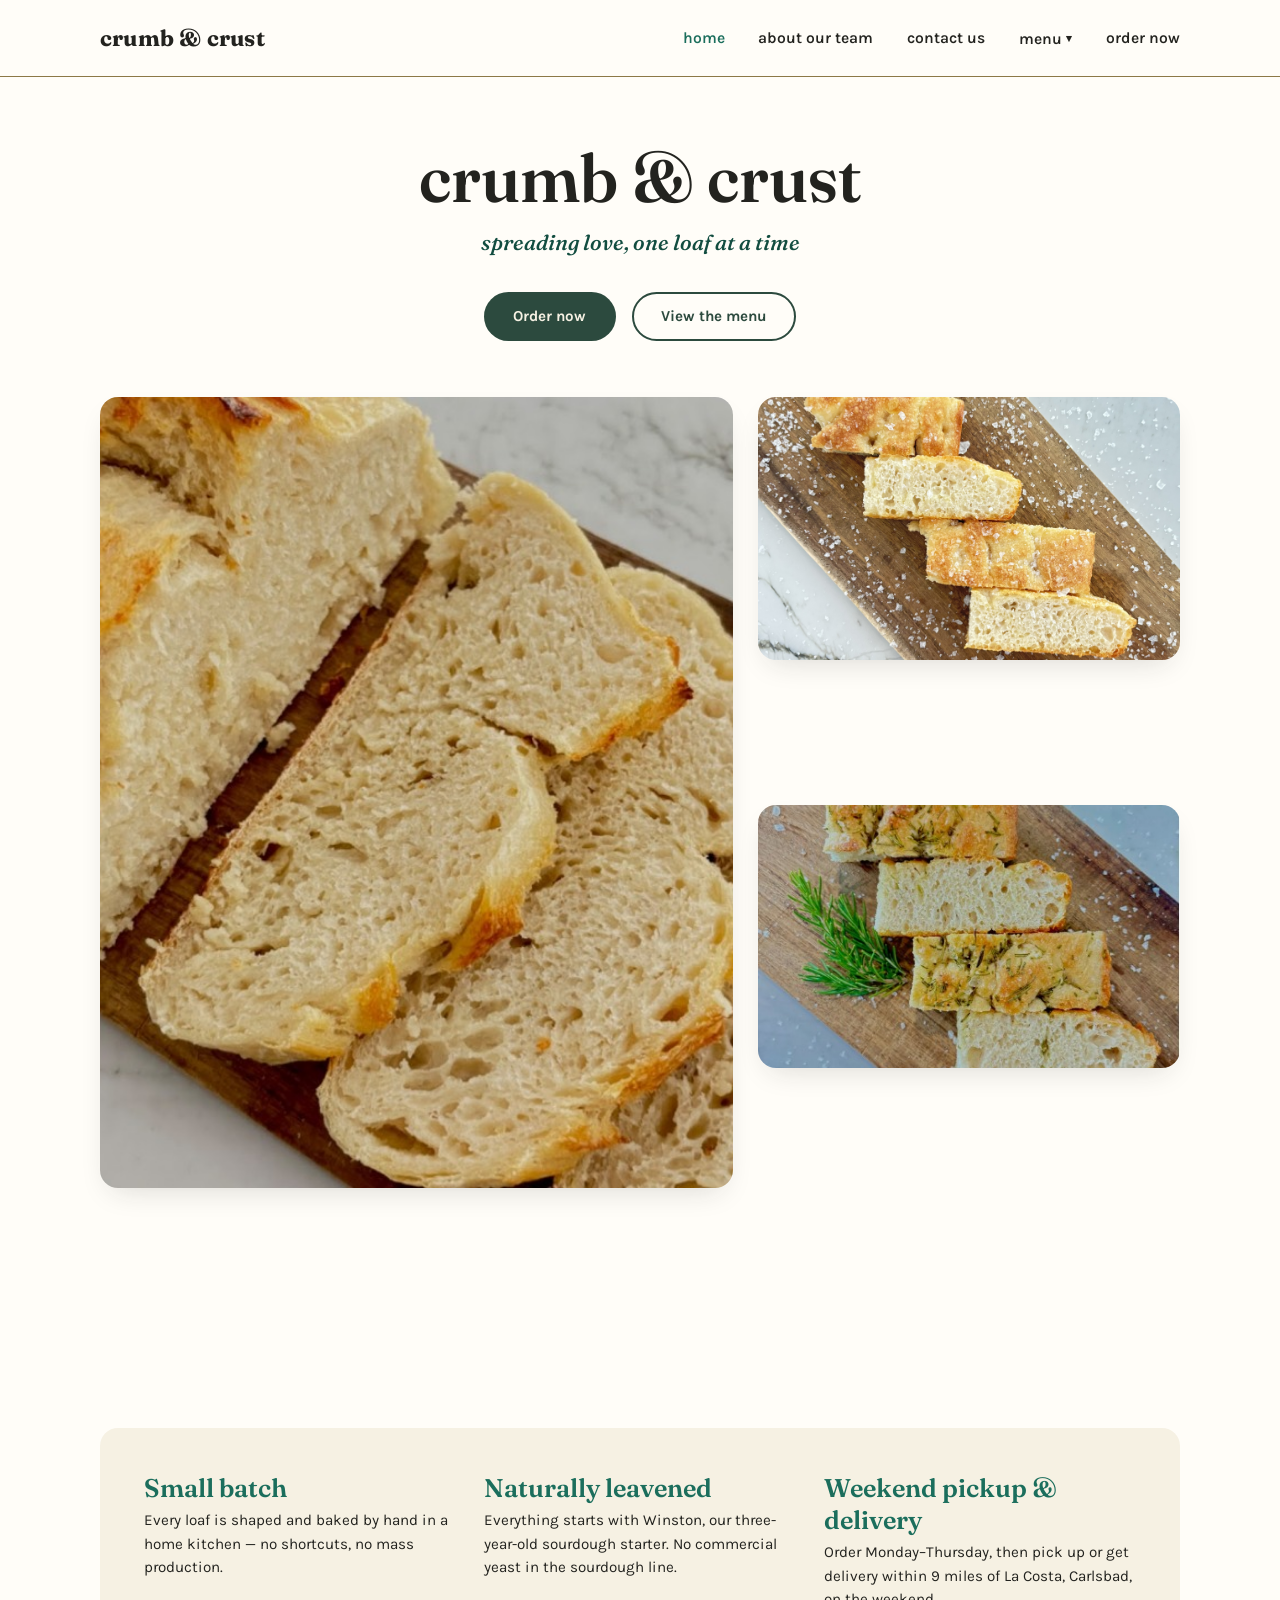
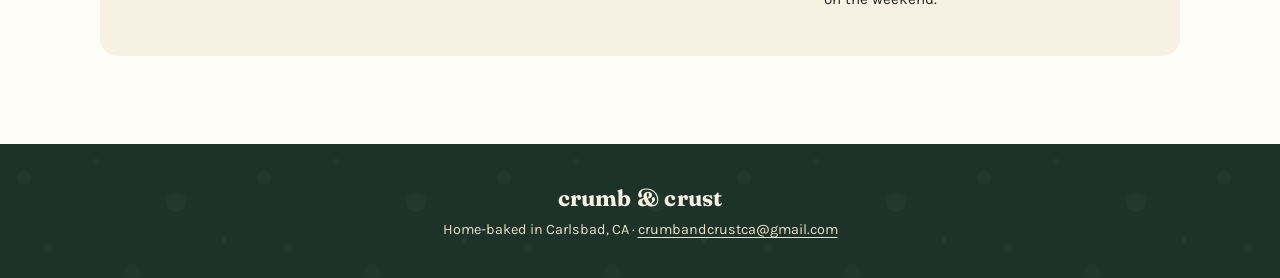
<file: index.html>
<!DOCTYPE html>
<html lang="en">
<head>
<meta charset="UTF-8">
<meta name="viewport" content="width=device-width, initial-scale=1.0">
<title>Crumb &amp; Crust | Home-Baked Sourdough &amp; Focaccia in Carlsbad, CA</title>
<meta name="description" content="Small-batch sourdough and focaccia, naturally leavened and baked to order. Pickup and delivery on weekends around La Costa, Carlsbad.">
<link rel="icon" href="data:image/svg+xml,%3Csvg xmlns='http://www.w3.org/2000/svg' viewBox='0 0 100 100'%3E%3Ctext y='.9em' font-size='90'%3E%F0%9F%8D%9E%3C/text%3E%3C/svg%3E">
<link rel="stylesheet" href="Assets/css/style.css">
</head>
<body class="theme-light">

<header class="site-header">
  <div class="container nav-row">
    <a href="index.html" class="logo">crumb &amp; crust</a>

    <nav class="nav-links" aria-label="Primary">
      <a href="index.html" class="active">home</a>
      <a href="about.html">about our team</a>
      <a href="contact.html">contact us</a>
      <div class="dropdown">
        <button class="nav-link" data-dropdown-toggle aria-haspopup="true" aria-expanded="false" type="button">
          menu <span class="dropdown-caret">▾</span>
        </button>
        <div class="dropdown-menu">
          <a href="menu.html">all breads</a>
          <a href="sourdough.html">sourdough</a>
          <a href="focaccia.html">focaccia</a>
        </div>
      </div>
      <a href="order.html" class="btn btn-primary">order now</a>
    </nav>

    <button class="hamburger" aria-label="Open menu" aria-expanded="false" type="button">
      <span></span><span></span><span></span>
    </button>
  </div>
</header>

<nav class="mobile-nav" aria-label="Mobile">
  <div class="container">
    <a href="index.html">Home</a>
    <a href="about.html">About Our Team</a>
    <a href="contact.html">Contact Us</a>
    <button class="mobile-toggle" data-mobile-toggle type="button">Menu <span>+</span></button>
    <div class="mobile-submenu">
      <a href="menu.html">All Breads</a>
      <a href="sourdough.html">Sourdough</a>
      <a href="focaccia.html">Focaccia</a>
    </div>
    <a href="order.html" class="btn btn-primary btn-block">Order Now</a>
  </div>
</nav>

<main>
  <section class="hero container">
    <h1 class="display">crumb &amp; crust</h1>
    <p class="lede hero-tagline">spreading love, one loaf at a time</p>

    <div class="hero-cta">
      <a href="order.html" class="btn btn-primary">Order now</a>
      <a href="menu.html" class="btn btn-outline">View the menu</a>
    </div>

    <div class="hero-gallery">
      <figure class="main-photo">
        <img src="Assets/images/sourdough-classic.jpg" alt="A sliced loaf of Crumb & Crust sourdough, showing an open, airy crumb">
      </figure>
      <div class="stack">
        <figure>
          <img src="Assets/images/focaccia-classic.jpg" alt="Slices of OG focaccia finished with flaky sea salt">
        </figure>
        <figure>
          <img src="Assets/images/focaccia-rosemary.jpg" alt="Slices of rosemary focaccia beside a sprig of fresh rosemary">
        </figure>
      </div>
    </div>
  </section>

  <section class="section theme-light reveal">
    <div class="container">
      <div class="order-info">
        <div class="step">
          <span class="num">Small batch</span>
          <p>Every loaf is shaped and baked by hand in a home kitchen &mdash; no shortcuts, no mass production.</p>
        </div>
        <div class="step">
          <span class="num">Naturally leavened</span>
          <p>Everything starts with Winston, our three-year-old sourdough starter. No commercial yeast in the sourdough line.</p>
        </div>
        <div class="step">
          <span class="num">Weekend pickup &amp; delivery</span>
          <p>Order Monday&ndash;Thursday, then pick up or get delivery within 9 miles of La Costa, Carlsbad, on the weekend.</p>
        </div>
      </div>
    </div>
  </section>
</main>

<footer class="site-footer crumb-field">
  <div class="container">
    <span class="logo">crumb &amp; crust</span>
    <p>Home-baked in Carlsbad, CA &middot; <a href="mailto:crumbandcrustca@gmail.com">crumbandcrustca@gmail.com</a></p>
  </div>
</footer>

<script src="Assets/js/script.js"></script>
</body>
</html>
</file>
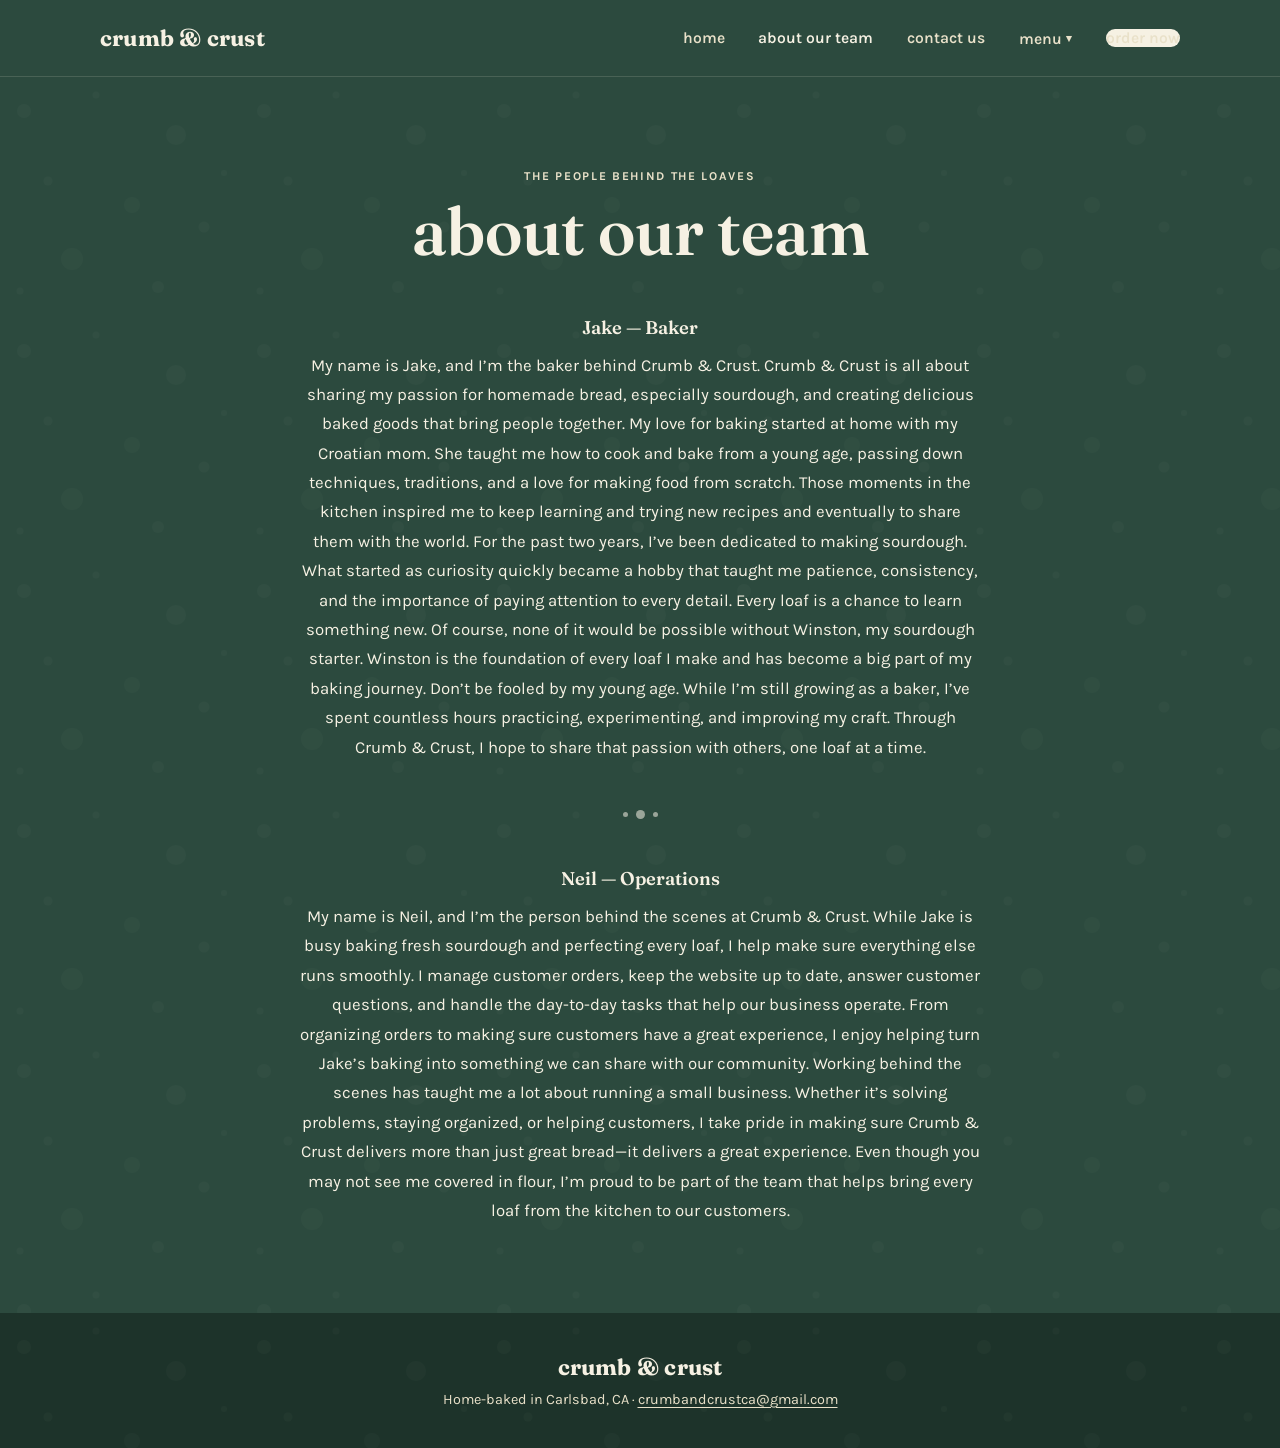
<file: about.html>
<!DOCTYPE html>
<html lang="en">
<head>
<meta charset="UTF-8">
<meta name="viewport" content="width=device-width, initial-scale=1.0">
<title>About Our Team | Crumb &amp; Crust</title>
<meta name="description" content="Meet Jake, the baker behind Crumb & Crust, and Neil, who keeps everything running behind the scenes.">
<link rel="icon" href="data:image/svg+xml,%3Csvg xmlns='http://www.w3.org/2000/svg' viewBox='0 0 100 100'%3E%3Ctext y='.9em' font-size='90'%3E%F0%9F%8D%9E%3C/text%3E%3C/svg%3E">
<link rel="stylesheet" href="Assets/css/style.css">
</head>
<body class="theme-dark">

<header class="site-header">
  <div class="container nav-row">
    <a href="index.html" class="logo">crumb &amp; crust</a>

    <nav class="nav-links" aria-label="Primary">
      <a href="index.html">home</a>
      <a href="about.html" class="active">about our team</a>
      <a href="contact.html">contact us</a>
      <div class="dropdown">
        <button class="nav-link" data-dropdown-toggle aria-haspopup="true" aria-expanded="false" type="button">
          menu <span class="dropdown-caret">▾</span>
        </button>
        <div class="dropdown-menu">
          <a href="menu.html">all breads</a>
          <a href="sourdough.html">sourdough</a>
          <a href="focaccia.html">focaccia</a>
        </div>
      </div>
      <a href="order.html" class="btn btn-primary">order now</a>
    </nav>

    <button class="hamburger" aria-label="Open menu" aria-expanded="false" type="button">
      <span></span><span></span><span></span>
    </button>
  </div>
</header>

<nav class="mobile-nav" aria-label="Mobile">
  <div class="container">
    <a href="index.html">Home</a>
    <a href="about.html">About Our Team</a>
    <a href="contact.html">Contact Us</a>
    <button class="mobile-toggle" data-mobile-toggle type="button">Menu <span>+</span></button>
    <div class="mobile-submenu">
      <a href="menu.html">All Breads</a>
      <a href="sourdough.html">Sourdough</a>
      <a href="focaccia.html">Focaccia</a>
    </div>
    <a href="order.html" class="btn btn-primary btn-block">Order Now</a>
  </div>
</nav>

<main>
  <section class="section theme-dark crumb-field">
    <div class="container text-center">
      <span class="eyebrow">the people behind the loaves</span>
      <h1 class="display" style="margin-top:0.6rem;">about our team</h1>

      <div class="bio-block reveal" style="margin-top:3rem;">
        <span class="bio-name">Jake &mdash; Baker</span>
        <p class="prose">My name is Jake, and I&rsquo;m the baker behind Crumb &amp; Crust. Crumb &amp; Crust is all about sharing my passion for homemade bread, especially sourdough, and creating delicious baked goods that bring people together. My love for baking started at home with my Croatian mom. She taught me how to cook and bake from a young age, passing down techniques, traditions, and a love for making food from scratch. Those moments in the kitchen inspired me to keep learning and trying new recipes and eventually to share them with the world. For the past two years, I&rsquo;ve been dedicated to making sourdough. What started as curiosity quickly became a hobby that taught me patience, consistency, and the importance of paying attention to every detail. Every loaf is a chance to learn something new. Of course, none of it would be possible without Winston, my sourdough starter. Winston is the foundation of every loaf I make and has become a big part of my baking journey. Don&rsquo;t be fooled by my young age. While I&rsquo;m still growing as a baker, I&rsquo;ve spent countless hours practicing, experimenting, and improving my craft. Through Crumb &amp; Crust, I hope to share that passion with others, one loaf at a time.</p>
      </div>

      <div class="crumb-divider reveal" style="margin:3rem 0; color: var(--cream);">
        <span></span><span></span><span></span>
      </div>

      <div class="bio-block reveal">
        <span class="bio-name">Neil &mdash; Operations</span>
        <p class="prose">My name is Neil, and I&rsquo;m the person behind the scenes at Crumb &amp; Crust. While Jake is busy baking fresh sourdough and perfecting every loaf, I help make sure everything else runs smoothly. I manage customer orders, keep the website up to date, answer customer questions, and handle the day-to-day tasks that help our business operate. From organizing orders to making sure customers have a great experience, I enjoy helping turn Jake&rsquo;s baking into something we can share with our community. Working behind the scenes has taught me a lot about running a small business. Whether it&rsquo;s solving problems, staying organized, or helping customers, I take pride in making sure Crumb &amp; Crust delivers more than just great bread&mdash;it delivers a great experience. Even though you may not see me covered in flour, I&rsquo;m proud to be part of the team that helps bring every loaf from the kitchen to our customers.</p>
      </div>
    </div>
  </section>
</main>

<footer class="site-footer crumb-field">
  <div class="container">
    <span class="logo">crumb &amp; crust</span>
    <p>Home-baked in Carlsbad, CA &middot; <a href="mailto:crumbandcrustca@gmail.com">crumbandcrustca@gmail.com</a></p>
  </div>
</footer>

<script src="Assets/js/script.js"></script>
</body>
</html>
</file>
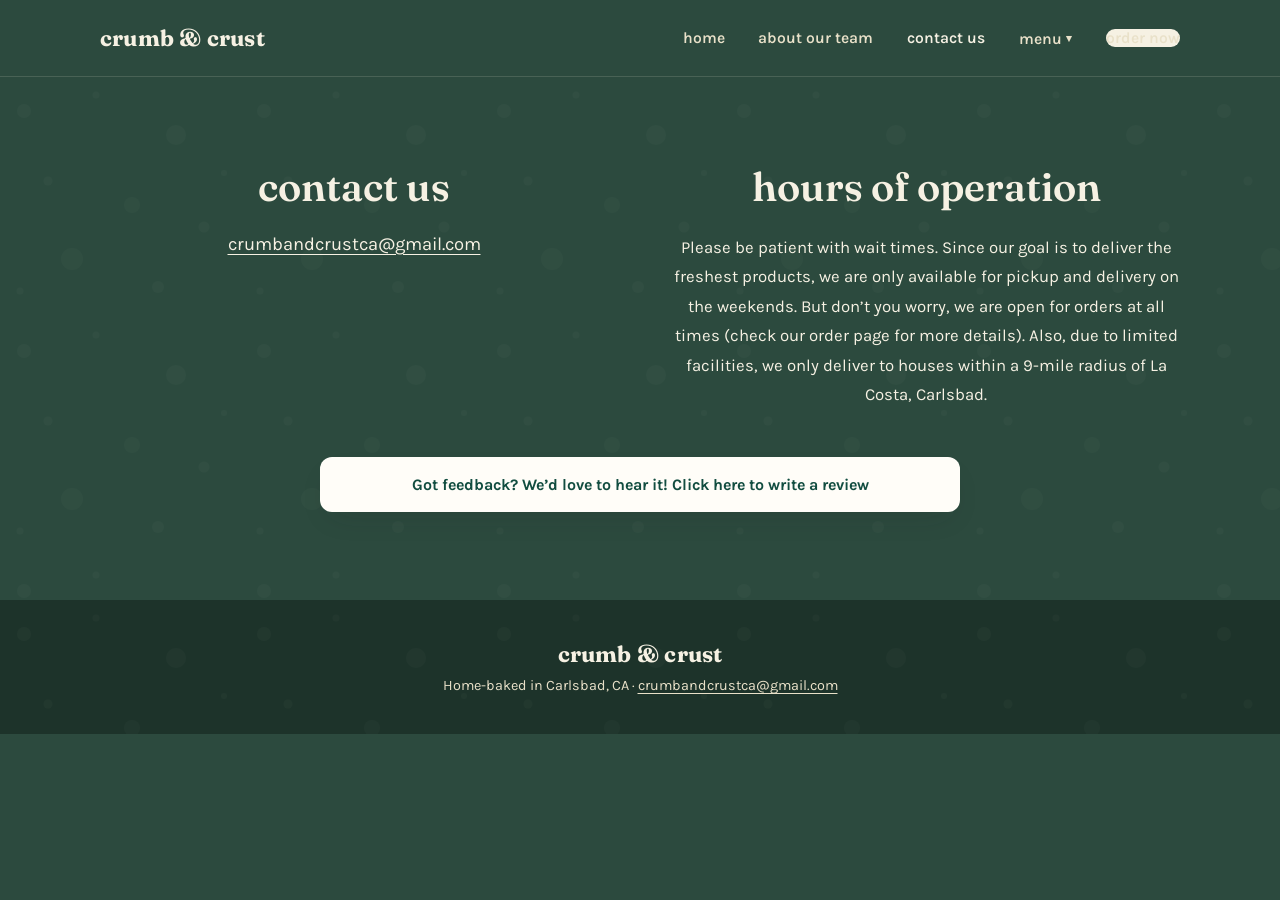
<file: contact.html>
<!DOCTYPE html>
<html lang="en">
<head>
<meta charset="UTF-8">
<meta name="viewport" content="width=device-width, initial-scale=1.0">
<title>Contact Us | Crumb &amp; Crust</title>
<meta name="description" content="Get in touch with Crumb & Crust, and see our hours for ordering, pickup, and delivery around La Costa, Carlsbad.">
<link rel="icon" href="data:image/svg+xml,%3Csvg xmlns='http://www.w3.org/2000/svg' viewBox='0 0 100 100'%3E%3Ctext y='.9em' font-size='90'%3E%F0%9F%8D%9E%3C/text%3E%3C/svg%3E">
<link rel="stylesheet" href="Assets/css/style.css">
</head>
<body class="theme-dark">

<header class="site-header">
  <div class="container nav-row">
    <a href="index.html" class="logo">crumb &amp; crust</a>

    <nav class="nav-links" aria-label="Primary">
      <a href="index.html">home</a>
      <a href="about.html">about our team</a>
      <a href="contact.html" class="active">contact us</a>
      <div class="dropdown">
        <button class="nav-link" data-dropdown-toggle aria-haspopup="true" aria-expanded="false" type="button">
          menu <span class="dropdown-caret">▾</span>
        </button>
        <div class="dropdown-menu">
          <a href="menu.html">all breads</a>
          <a href="sourdough.html">sourdough</a>
          <a href="focaccia.html">focaccia</a>
        </div>
      </div>
      <a href="order.html" class="btn btn-primary">order now</a>
    </nav>

    <button class="hamburger" aria-label="Open menu" aria-expanded="false" type="button">
      <span></span><span></span><span></span>
    </button>
  </div>
</header>

<nav class="mobile-nav" aria-label="Mobile">
  <div class="container">
    <a href="index.html">Home</a>
    <a href="about.html">About Our Team</a>
    <a href="contact.html">Contact Us</a>
    <button class="mobile-toggle" data-mobile-toggle type="button">Menu <span>+</span></button>
    <div class="mobile-submenu">
      <a href="menu.html">All Breads</a>
      <a href="sourdough.html">Sourdough</a>
      <a href="focaccia.html">Focaccia</a>
    </div>
    <a href="order.html" class="btn btn-primary btn-block">Order Now</a>
  </div>
</nav>

<main>
  <section class="section theme-dark crumb-field">
    <div class="container">
      <div class="contact-grid reveal">
        <div>
          <h2 class="display">contact us</h2>
          <a class="email" href="mailto:crumbandcrustca@gmail.com">crumbandcrustca@gmail.com</a>
        </div>
        <div>
          <h2 class="display">hours of operation</h2>
          <p class="prose">Please be patient with wait times. Since our goal is to deliver the freshest products, we are only available for pickup and delivery on the weekends. But don&rsquo;t you worry, we are open for orders at all times (check our order page for more details). Also, due to limited facilities, we only deliver to houses within a 9-mile radius of La Costa, Carlsbad.</p>
        </div>
      </div>

      <a href="https://m.yelp.com/biz/crumb-and-crust-carlsbad" class="feedback-btn reveal">Got feedback? We&rsquo;d love to hear it! Click here to write a review</a>
    </div>
  </section>
</main>

<footer class="site-footer crumb-field">
  <div class="container">
    <span class="logo">crumb &amp; crust</span>
    <p>Home-baked in Carlsbad, CA &middot; <a href="mailto:crumbandcrustca@gmail.com">crumbandcrustca@gmail.com</a></p>
  </div>
</footer>

<script src="Assets/js/script.js"></script>
</body>
</html>
</file>
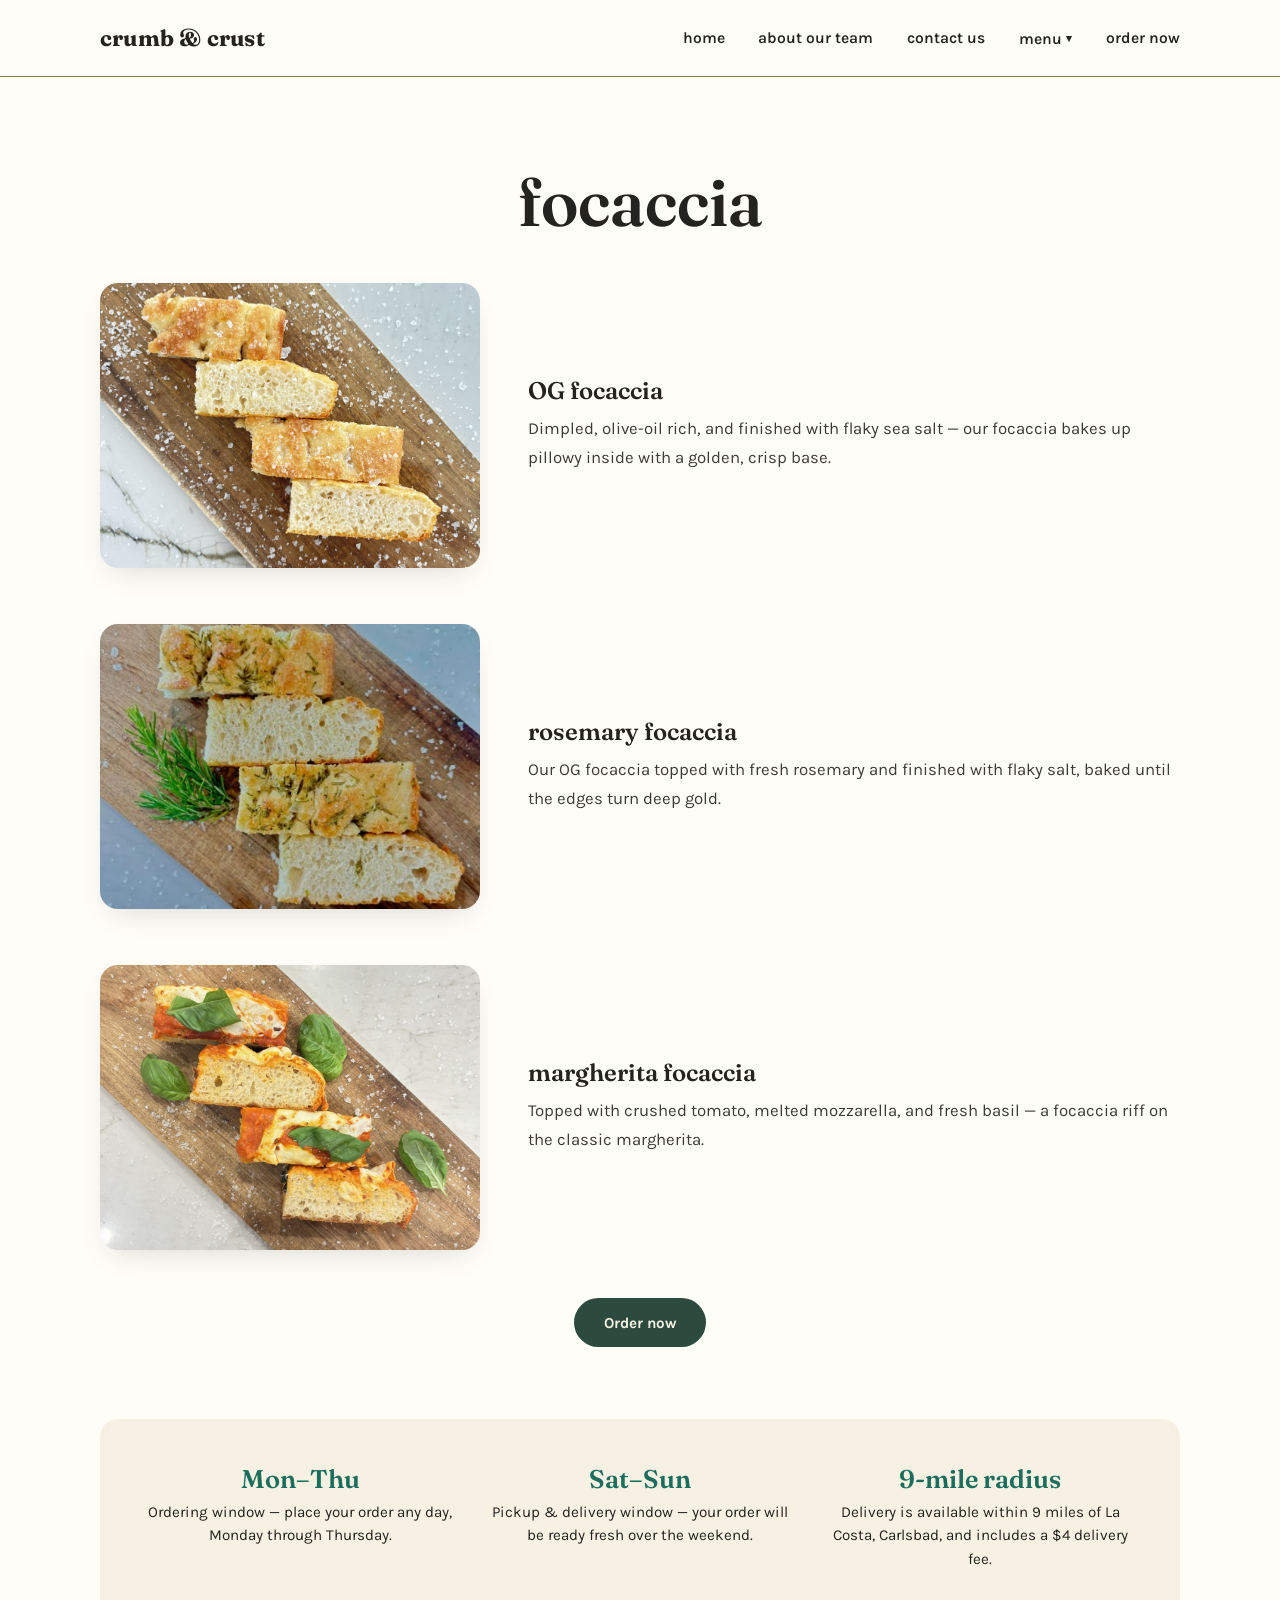
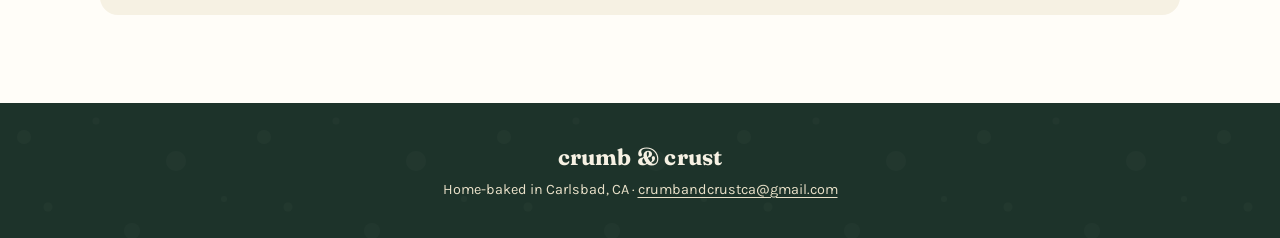
<file: focaccia.html>
<!DOCTYPE html>
<html lang="en">
<head>
<meta charset="UTF-8">
<meta name="viewport" content="width=device-width, initial-scale=1.0">
<title>Focaccia | Crumb &amp; Crust</title>
<meta name="description" content="Olive-oil rich focaccia baked in small batches. Order for weekend pickup or delivery near Carlsbad, CA.">
<link rel="icon" href="data:image/svg+xml,%3Csvg xmlns='http://www.w3.org/2000/svg' viewBox='0 0 100 100'%3E%3Ctext y='.9em' font-size='90'%3E%F0%9F%8D%9E%3C/text%3E%3C/svg%3E">
<link rel="stylesheet" href="Assets/css/style.css">
</head>
<body class="theme-light">

<header class="site-header">
  <div class="container nav-row">
    <a href="index.html" class="logo">crumb &amp; crust</a>

    <nav class="nav-links" aria-label="Primary">
      <a href="index.html">home</a>
      <a href="about.html">about our team</a>
      <a href="contact.html">contact us</a>
      <div class="dropdown">
        <button class="nav-link" data-dropdown-toggle aria-haspopup="true" aria-expanded="false" type="button">
          menu <span class="dropdown-caret">▾</span>
        </button>
        <div class="dropdown-menu">
          <a href="menu.html">all breads</a>
          <a href="sourdough.html">sourdough</a>
          <a href="focaccia.html" class="active">focaccia</a>
        </div>
      </div>
      <a href="order.html" class="btn btn-primary">order now</a>
    </nav>

    <button class="hamburger" aria-label="Open menu" aria-expanded="false" type="button">
      <span></span><span></span><span></span>
    </button>
  </div>
</header>

<nav class="mobile-nav" aria-label="Mobile">
  <div class="container">
    <a href="index.html">Home</a>
    <a href="about.html">About Our Team</a>
    <a href="contact.html">Contact Us</a>
    <button class="mobile-toggle" data-mobile-toggle type="button">Menu <span>+</span></button>
    <div class="mobile-submenu">
      <a href="menu.html">All Breads</a>
      <a href="sourdough.html">Sourdough</a>
      <a href="focaccia.html">Focaccia</a>
    </div>
    <a href="order.html" class="btn btn-primary btn-block">Order Now</a>
  </div>
</nav>

<main>
  <section class="section theme-light">
    <div class="container text-center">
      <h1 class="display">focaccia</h1>

      <div class="product-list" style="text-align:left;">
        <div class="product-row reveal">
          <figure>
            <img src="Assets/images/focaccia-classic.jpg" alt="Slices of OG focaccia finished with flaky sea salt">
          </figure>
          <div>
            <h3 class="display">OG focaccia</h3>
            <p class="prose">Dimpled, olive-oil rich, and finished with flaky sea salt &mdash; our focaccia bakes up pillowy inside with a golden, crisp base.</p>
          </div>
        </div>

        <div class="product-row reveal">
          <figure>
            <img src="Assets/images/focaccia-rosemary.jpg" alt="Slices of rosemary focaccia beside a sprig of fresh rosemary">
          </figure>
          <div>
            <h3 class="display">rosemary focaccia</h3>
            <p class="prose">Our OG focaccia topped with fresh rosemary and finished with flaky salt, baked until the edges turn deep gold.</p>
          </div>
        </div>

        <div class="product-row reveal">
          <figure>
            <img src="Assets/images/margherita-focaccia.jpg" alt="Sliced margherita focaccia with basil and melted mozzarella">
          </figure>
          <div>
            <h3 class="display">margherita focaccia</h3>
            <p class="prose">Topped with crushed tomato, melted mozzarella, and fresh basil &mdash; a focaccia riff on the classic margherita.</p>
          </div>
        </div>
      </div>

      <div class="reveal" style="margin-top: 3rem;">
        <a href="order.html" class="btn btn-primary">Order now</a>
      </div>

      <div class="order-info reveal">
        <div class="step">
          <span class="num">Mon&ndash;Thu</span>
          <p>Ordering window &mdash; place your order any day, Monday through Thursday.</p>
        </div>
        <div class="step">
          <span class="num">Sat&ndash;Sun</span>
          <p>Pickup &amp; delivery window &mdash; your order will be ready fresh over the weekend.</p>
        </div>
        <div class="step">
          <span class="num">9-mile radius</span>
          <p>Delivery is available within 9 miles of La Costa, Carlsbad, and includes a $4 delivery fee.</p>
        </div>
      </div>
    </div>
  </section>
</main>

<footer class="site-footer crumb-field">
  <div class="container">
    <span class="logo">crumb &amp; crust</span>
    <p>Home-baked in Carlsbad, CA &middot; <a href="mailto:crumbandcrustca@gmail.com">crumbandcrustca@gmail.com</a></p>
  </div>
</footer>

<script src="Assets/js/script.js"></script>
</body>
</html>
</file>
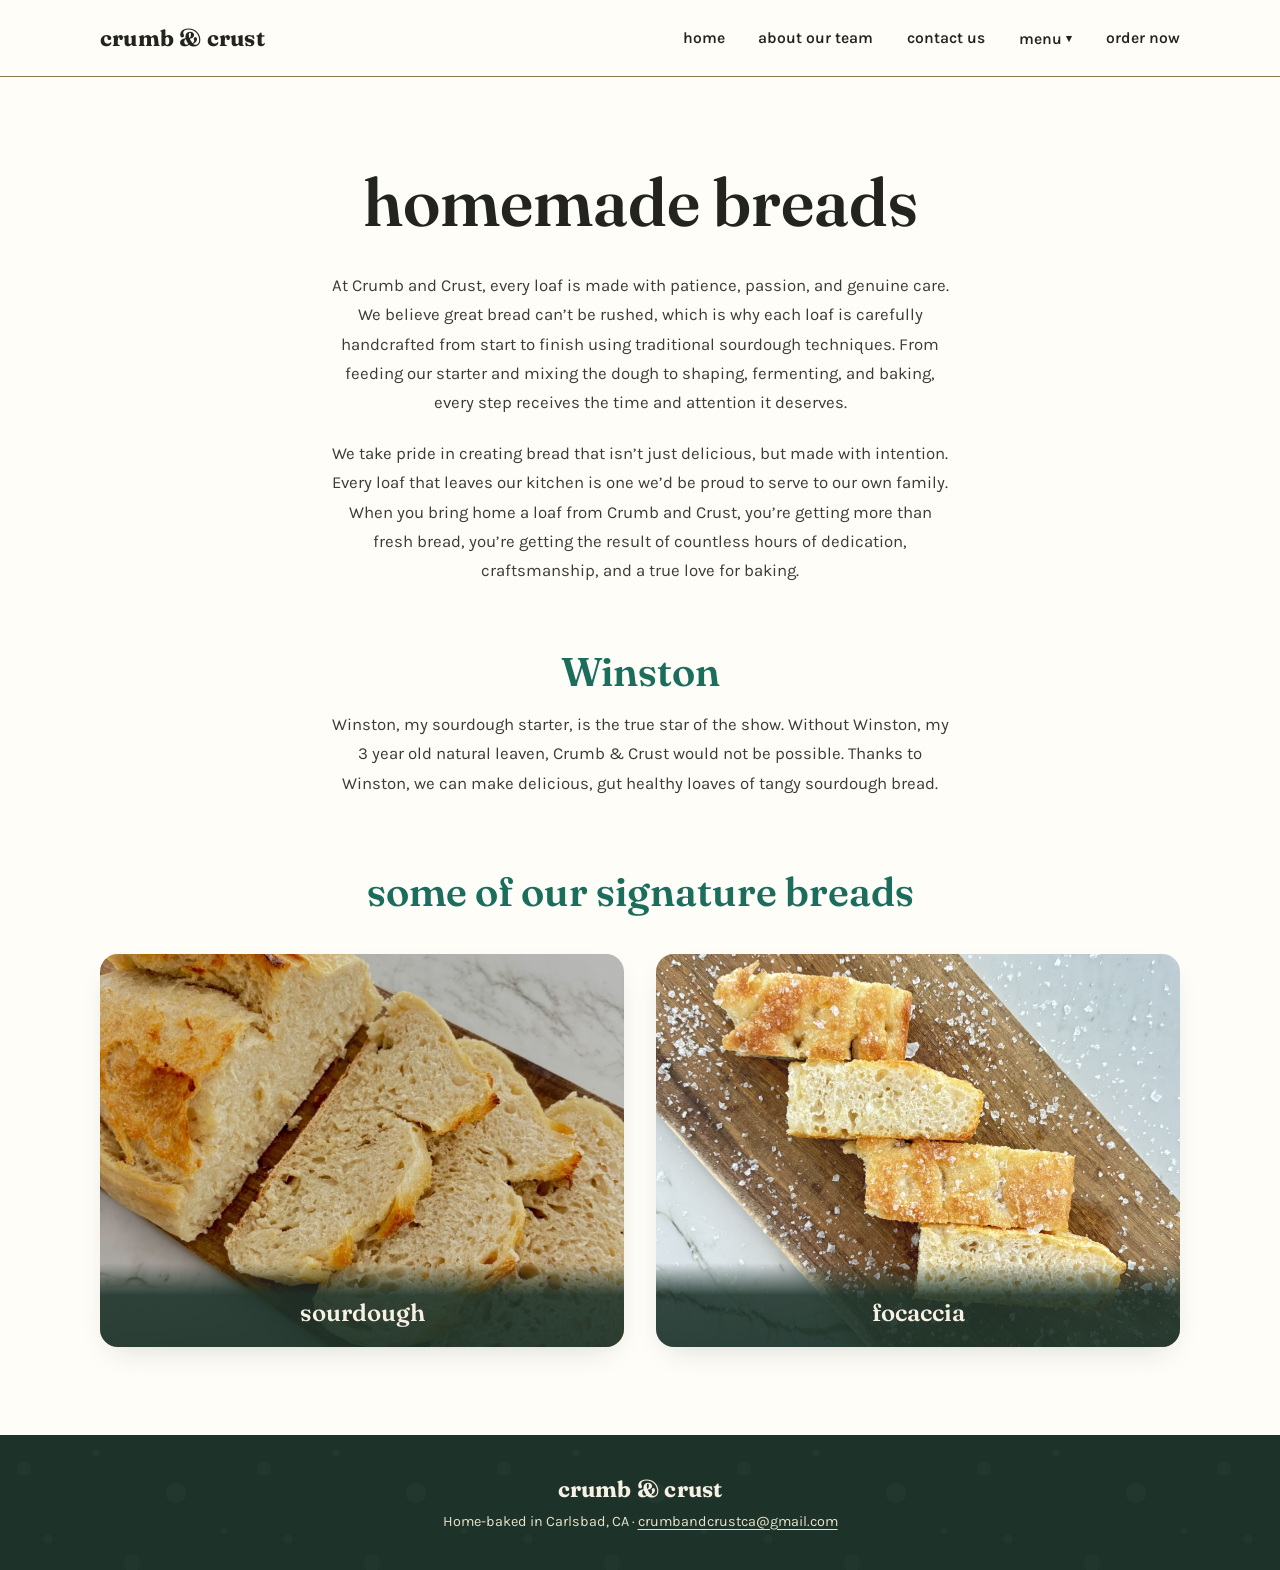
<file: menu.html>
<!DOCTYPE html>
<html lang="en">
<head>
<meta charset="UTF-8">
<meta name="viewport" content="width=device-width, initial-scale=1.0">
<title>Our Breads | Crumb &amp; Crust</title>
<meta name="description" content="Handcrafted sourdough and focaccia, made from scratch with Winston, our three-year-old sourdough starter.">
<link rel="icon" href="data:image/svg+xml,%3Csvg xmlns='http://www.w3.org/2000/svg' viewBox='0 0 100 100'%3E%3Ctext y='.9em' font-size='90'%3E%F0%9F%8D%9E%3C/text%3E%3C/svg%3E">
<link rel="stylesheet" href="Assets/css/style.css">
</head>
<body class="theme-light">

<header class="site-header">
  <div class="container nav-row">
    <a href="index.html" class="logo">crumb &amp; crust</a>

    <nav class="nav-links" aria-label="Primary">
      <a href="index.html">home</a>
      <a href="about.html">about our team</a>
      <a href="contact.html">contact us</a>
      <div class="dropdown">
        <button class="nav-link" data-dropdown-toggle aria-haspopup="true" aria-expanded="false" type="button">
          menu <span class="dropdown-caret">▾</span>
        </button>
        <div class="dropdown-menu">
          <a href="menu.html" class="active">all breads</a>
          <a href="sourdough.html">sourdough</a>
          <a href="focaccia.html">focaccia</a>
        </div>
      </div>
      <a href="order.html" class="btn btn-primary">order now</a>
    </nav>

    <button class="hamburger" aria-label="Open menu" aria-expanded="false" type="button">
      <span></span><span></span><span></span>
    </button>
  </div>
</header>

<nav class="mobile-nav" aria-label="Mobile">
  <div class="container">
    <a href="index.html">Home</a>
    <a href="about.html">About Our Team</a>
    <a href="contact.html">Contact Us</a>
    <button class="mobile-toggle" data-mobile-toggle type="button">Menu <span>+</span></button>
    <div class="mobile-submenu">
      <a href="menu.html">All Breads</a>
      <a href="sourdough.html">Sourdough</a>
      <a href="focaccia.html">Focaccia</a>
    </div>
    <a href="order.html" class="btn btn-primary btn-block">Order Now</a>
  </div>
</nav>

<main>
  <section class="section theme-light">
    <div class="container text-center">
      <h1 class="display">homemade breads</h1>

      <div class="prose-narrow reveal" style="margin-top: 2rem;">
        <p class="prose">At Crumb and Crust, every loaf is made with patience, passion, and genuine care. We believe great bread can&rsquo;t be rushed, which is why each loaf is carefully handcrafted from start to finish using traditional sourdough techniques. From feeding our starter and mixing the dough to shaping, fermenting, and baking, every step receives the time and attention it deserves.</p>
        <p class="prose">We take pride in creating bread that isn&rsquo;t just delicious, but made with intention. Every loaf that leaves our kitchen is one we&rsquo;d be proud to serve to our own family. When you bring home a loaf from Crumb and Crust, you&rsquo;re getting more than fresh bread, you&rsquo;re getting the result of countless hours of dedication, craftsmanship, and a true love for baking.</p>
      </div>

      <div class="reveal" style="margin-top: 4rem;">
        <h2 class="display" style="color: var(--teal);">Winston</h2>
        <p class="prose prose-narrow" style="margin-top: 1rem;">Winston, my sourdough starter, is the true star of the show. Without Winston, my 3 year old natural leaven, Crumb &amp; Crust would not be possible. Thanks to Winston, we can make delicious, gut healthy loaves of tangy sourdough bread.</p>
      </div>

      <div class="reveal" style="margin-top: 4.5rem;">
        <h2 class="display" style="color: var(--teal);">some of our signature breads</h2>
        <div class="bread-cards">
          <a href="sourdough.html" class="bread-card">
            <figure><img src="Assets/images/sourdough-classic.jpg" alt="Sliced sourdough loaf"></figure>
            <figcaption>sourdough</figcaption>
          </a>
          <a href="focaccia.html" class="bread-card">
            <figure><img src="Assets/images/focaccia-classic.jpg" alt="Slices of focaccia with flaky sea salt"></figure>
            <figcaption>focaccia</figcaption>
          </a>
        </div>
      </div>
    </div>
  </section>
</main>

<footer class="site-footer crumb-field">
  <div class="container">
    <span class="logo">crumb &amp; crust</span>
    <p>Home-baked in Carlsbad, CA &middot; <a href="mailto:crumbandcrustca@gmail.com">crumbandcrustca@gmail.com</a></p>
  </div>
</footer>

<script src="Assets/js/script.js"></script>
</body>
</html>
</file>
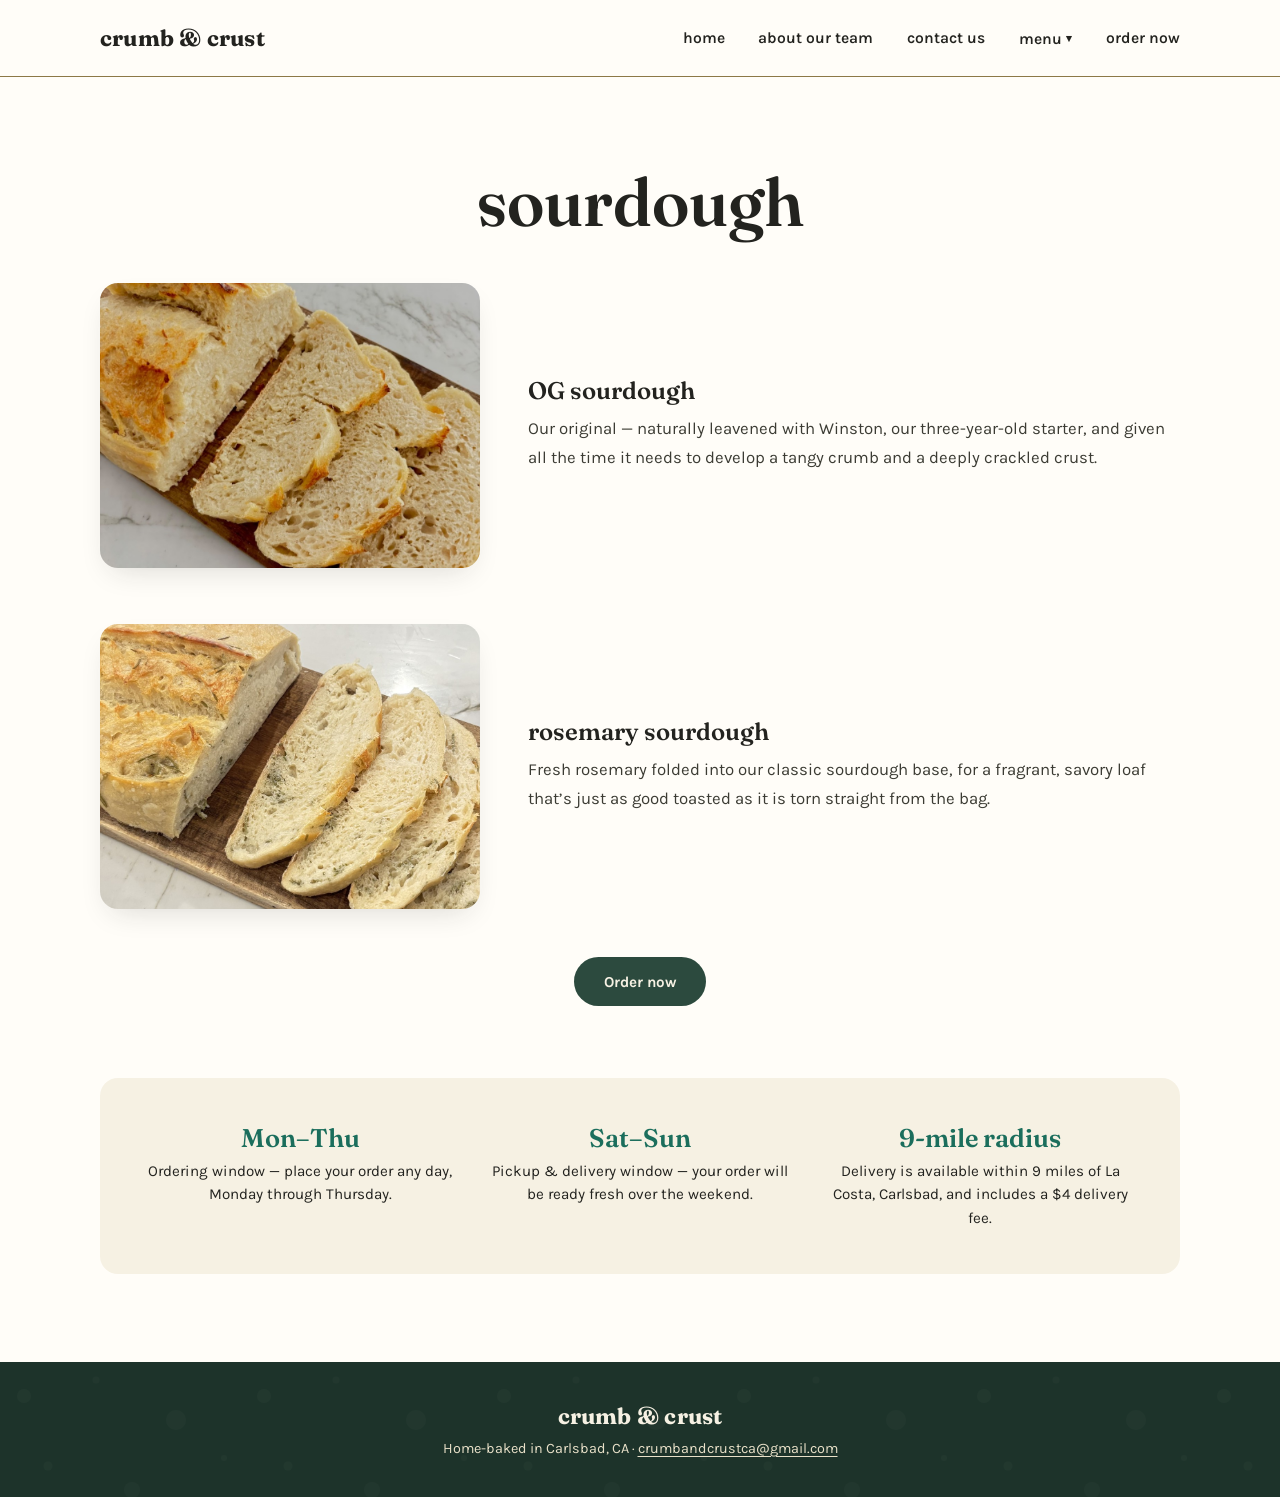
<file: sourdough.html>
<!DOCTYPE html>
<html lang="en">
<head>
<meta charset="UTF-8">
<meta name="viewport" content="width=device-width, initial-scale=1.0">
<title>Sourdough | Crumb &amp; Crust</title>
<meta name="description" content="Naturally leavened sourdough, baked with Winston our three-year-old starter. Order for weekend pickup or delivery near Carlsbad, CA.">
<link rel="icon" href="data:image/svg+xml,%3Csvg xmlns='http://www.w3.org/2000/svg' viewBox='0 0 100 100'%3E%3Ctext y='.9em' font-size='90'%3E%F0%9F%8D%9E%3C/text%3E%3C/svg%3E">
<link rel="stylesheet" href="Assets/css/style.css">
</head>
<body class="theme-light">

<header class="site-header">
  <div class="container nav-row">
    <a href="index.html" class="logo">crumb &amp; crust</a>

    <nav class="nav-links" aria-label="Primary">
      <a href="index.html">home</a>
      <a href="about.html">about our team</a>
      <a href="contact.html">contact us</a>
      <div class="dropdown">
        <button class="nav-link" data-dropdown-toggle aria-haspopup="true" aria-expanded="false" type="button">
          menu <span class="dropdown-caret">▾</span>
        </button>
        <div class="dropdown-menu">
          <a href="menu.html">all breads</a>
          <a href="sourdough.html" class="active">sourdough</a>
          <a href="focaccia.html">focaccia</a>
        </div>
      </div>
      <a href="order.html" class="btn btn-primary">order now</a>
    </nav>

    <button class="hamburger" aria-label="Open menu" aria-expanded="false" type="button">
      <span></span><span></span><span></span>
    </button>
  </div>
</header>

<nav class="mobile-nav" aria-label="Mobile">
  <div class="container">
    <a href="index.html">Home</a>
    <a href="about.html">About Our Team</a>
    <a href="contact.html">Contact Us</a>
    <button class="mobile-toggle" data-mobile-toggle type="button">Menu <span>+</span></button>
    <div class="mobile-submenu">
      <a href="menu.html">All Breads</a>
      <a href="sourdough.html">Sourdough</a>
      <a href="focaccia.html">Focaccia</a>
    </div>
    <a href="order.html" class="btn btn-primary btn-block">Order Now</a>
  </div>
</nav>

<main>
  <section class="section theme-light">
    <div class="container text-center">
      <h1 class="display">sourdough</h1>

      <div class="product-list" style="text-align:left;">
        <div class="product-row reveal">
          <figure>
            <img src="Assets/images/sourdough-classic.jpg" alt="Sliced OG sourdough loaf, showing an open airy crumb">
          </figure>
          <div>
            <h3 class="display">OG sourdough</h3>
            <p class="prose">Our original &mdash; naturally leavened with Winston, our three-year-old starter, and given all the time it needs to develop a tangy crumb and a deeply crackled crust.</p>
          </div>
        </div>

        <div class="product-row reveal">
          <figure>
            <img src="Assets/images/rosemary-sourdough.jpg" alt="Sliced rosemary sourdough loaf on a wooden board">
          </figure>
          <div>
            <h3 class="display">rosemary sourdough</h3>
            <p class="prose">Fresh rosemary folded into our classic sourdough base, for a fragrant, savory loaf that&rsquo;s just as good toasted as it is torn straight from the bag.</p>
          </div>
        </div>
      </div>

      <div class="reveal" style="margin-top: 3rem;">
        <a href="order.html" class="btn btn-primary">Order now</a>
      </div>

      <div class="order-info reveal">
        <div class="step">
          <span class="num">Mon&ndash;Thu</span>
          <p>Ordering window &mdash; place your order any day, Monday through Thursday.</p>
        </div>
        <div class="step">
          <span class="num">Sat&ndash;Sun</span>
          <p>Pickup &amp; delivery window &mdash; your order will be ready fresh over the weekend.</p>
        </div>
        <div class="step">
          <span class="num">9-mile radius</span>
          <p>Delivery is available within 9 miles of La Costa, Carlsbad, and includes a $4 delivery fee.</p>
        </div>
      </div>
    </div>
  </section>
</main>

<footer class="site-footer crumb-field">
  <div class="container">
    <span class="logo">crumb &amp; crust</span>
    <p>Home-baked in Carlsbad, CA &middot; <a href="mailto:crumbandcrustca@gmail.com">crumbandcrustca@gmail.com</a></p>
  </div>
</footer>

<script src="Assets/js/script.js"></script>
</body>
</html>
</file>
<file: Assets/css/style.css>
/* ==========================================================================
   Crumb & Crust — shared stylesheet
   ========================================================================== */

@import url('https://fonts.googleapis.com/css2?family=Fraunces:ital,opsz,wght@0,9..144,400;0,9..144,500;0,9..144,600;0,9..144,700;1,9..144,500&family=Karla:wght@400;500;600;700&display=swap');

:root {
  --forest: #2c4a3e;
  --forest-deep: #1d332a;
  --cream: #f6f1e3;
  --cream-dim: #e9e1c9;
  --teal: #1b6e5c;
  --teal-deep: #124d40;
  --crust: #94622e;
  --charcoal: #23231f;
  --paper: #fffdf8;
  --line: #8c7847;

  --font-display: "Fraunces", Georgia, serif;
  --font-body: "Karla", "Segoe UI", Arial, sans-serif;

  --container: 1160px;
  --radius-lg: 18px;
  --radius-md: 12px;
  --radius-sm: 8px;

  --shadow-soft: 0 12px 30px -12px rgba(35, 35, 31, 0.18);
  --shadow-lift: 0 20px 40px -14px rgba(35, 35, 31, 0.28);
}

/* ---------- Reset ---------- */
* { box-sizing: border-box; }
html { scroll-behavior: smooth; }
body {
  margin: 0;
  font-family: var(--font-body);
  color: var(--charcoal);
  background: var(--paper);
  -webkit-font-smoothing: antialiased;
}
img { display: block; max-width: 100%; }
a { color: inherit; text-decoration: none; }
ul { margin: 0; padding: 0; list-style: none; }
button { font-family: inherit; cursor: pointer; }
input, textarea, select { font-family: inherit; font-size: 1rem; }
h1, h2, h3 { font-family: var(--font-display); margin: 0; line-height: 1.1; }
p { margin: 0; }

.container {
  width: 100%;
  max-width: var(--container);
  margin: 0 auto;
  padding: 0 clamp(1.25rem, 5vw, 2.5rem);
}

/* Visible keyboard focus everywhere */
a:focus-visible,
button:focus-visible,
input:focus-visible,
textarea:focus-visible,
select:focus-visible {
  outline: 3px solid var(--teal);
  outline-offset: 3px;
  border-radius: 4px;
}
.theme-dark a:focus-visible,
.theme-dark button:focus-visible,
.theme-dark input:focus-visible,
.theme-dark textarea:focus-visible,
.theme-dark select:focus-visible {
  outline-color: var(--cream);
}

@media (prefers-reduced-motion: reduce) {
  html { scroll-behavior: auto; }
  *, *::before, *::after {
    animation-duration: 0.001ms !important;
    transition-duration: 0.001ms !important;
    scroll-behavior: auto !important;
  }
}

/* ---------- Crumb texture (signature motif) ---------- */
/* A field of soft irregular circles standing in for bread's crumb — used sparingly
   as a background texture on dark sections and as a divider ornament. */
.crumb-field {
  position: relative;
  isolation: isolate;
}
.crumb-field::before {
  content: "";
  position: absolute;
  inset: 0;
  z-index: 0;
  opacity: 0.5;
  pointer-events: none;
  background-image: url("data:image/svg+xml,%3Csvg xmlns='http://www.w3.org/2000/svg' width='240' height='240'%3E%3Ccircle cx='24' cy='34' r='7' fill='%23f6f1e3' fill-opacity='0.05'/%3E%3Ccircle cx='96' cy='18' r='3.5' fill='%23f6f1e3' fill-opacity='0.045'/%3E%3Ccircle cx='176' cy='58' r='10' fill='%23f6f1e3' fill-opacity='0.045'/%3E%3Ccircle cx='48' cy='104' r='4.5' fill='%23f6f1e3' fill-opacity='0.05'/%3E%3Ccircle cx='132' cy='128' r='8' fill='%23f6f1e3' fill-opacity='0.04'/%3E%3Ccircle cx='204' cy='150' r='5.5' fill='%23f6f1e3' fill-opacity='0.045'/%3E%3Ccircle cx='72' cy='182' r='11' fill='%23f6f1e3' fill-opacity='0.04'/%3E%3Ccircle cx='20' cy='214' r='3.5' fill='%23f6f1e3' fill-opacity='0.05'/%3E%3Ccircle cx='158' cy='210' r='6' fill='%23f6f1e3' fill-opacity='0.045'/%3E%3Ccircle cx='224' cy='96' r='3' fill='%23f6f1e3' fill-opacity='0.05'/%3E%3C/svg%3E");
}
.crumb-field > * { position: relative; z-index: 1; }

.crumb-divider {
  display: flex;
  align-items: center;
  justify-content: center;
  gap: 0.5rem;
  margin: 0 auto;
}
.crumb-divider span {
  display: block;
  border-radius: 50%;
  background: currentColor;
  opacity: 0.55;
}
.crumb-divider span:nth-child(1) { width: 5px; height: 5px; }
.crumb-divider span:nth-child(2) { width: 9px; height: 9px; }
.crumb-divider span:nth-child(3) { width: 5px; height: 5px; }

/* ---------- Type helpers ---------- */
.eyebrow {
  font-family: var(--font-body);
  font-weight: 700;
  letter-spacing: 0.14em;
  text-transform: uppercase;
  font-size: 0.75rem;
  color: var(--teal);
}
.theme-dark .eyebrow { color: var(--cream-dim); }

h1.display {
  font-size: clamp(2.4rem, 5.5vw, 4.2rem);
  font-weight: 600;
}
h2.display {
  font-size: clamp(1.7rem, 3.4vw, 2.5rem);
  font-weight: 600;
}
h3.display {
  font-size: clamp(1.2rem, 2vw, 1.5rem);
  font-weight: 600;
}
.lede {
  font-family: var(--font-display);
  font-style: italic;
  font-weight: 500;
  font-size: clamp(1.05rem, 2vw, 1.35rem);
  color: var(--teal-deep);
}
.theme-dark .lede { color: var(--cream); }

.prose { font-size: 1.05rem; line-height: 1.75; color: #3c3c34; }
.theme-dark .prose { color: var(--cream); }
.prose + .prose { margin-top: 1.25em; }
.prose-narrow { max-width: 62ch; margin-left: auto; margin-right: auto; }

/* ---------- Buttons ---------- */
.btn {
  display: inline-flex;
  align-items: center;
  justify-content: center;
  gap: 0.5rem;
  padding: 0.85rem 1.7rem;
  border-radius: 999px;
  font-weight: 700;
  font-size: 0.95rem;
  border: 2px solid transparent;
  transition: transform 0.18s ease, box-shadow 0.18s ease, background-color 0.18s ease, color 0.18s ease;
  white-space: nowrap;
}
.btn-primary {
  background: var(--forest);
  color: var(--cream);
}
.btn-primary:hover { background: var(--forest-deep); transform: translateY(-2px); box-shadow: var(--shadow-soft); }
/* On dark-green pages (about/contact) the header itself is forest green, so the
   default button would vanish into it. Invert it there so it always pops. */
.theme-dark .btn-primary {
  background: var(--cream);
  color: var(--forest-deep);
}
.theme-dark .btn-primary:hover {
  background: var(--paper);
  color: var(--forest-deep);
  border: 2px solid var(--paper);
  transform: translateY(-2px);
  box-shadow: var(--shadow-lift);
}
.btn-outline {
  background: transparent;
  border-color: currentColor;
  color: var(--forest);
}
.btn-outline:hover { background: var(--forest); color: var(--cream); transform: translateY(-2px); }
.theme-dark .btn-outline { color: var(--cream); }
.theme-dark .btn-outline:hover { background: var(--cream); color: var(--forest-deep); }
.btn-block { width: 100%; }
.btn:disabled { opacity: 0.55; cursor: not-allowed; transform: none !important; box-shadow: none !important; }

/* ---------- Header / Nav ---------- */
.site-header {
  position: sticky;
  top: 0;
  z-index: 50;
  background: var(--paper);
  border-bottom: 1px solid var(--line);
}
.theme-dark .site-header {
  background: var(--forest);
  border-bottom-color: rgba(246, 241, 227, 0.14);
}
.site-header.is-scrolled { box-shadow: 0 6px 20px -12px rgba(0,0,0,0.25); }

.nav-row {
  display: flex;
  align-items: center;
  justify-content: space-between;
  height: 76px;
}
.logo {
  font-family: var(--font-display);
  font-weight: 700;
  font-size: 1.4rem;
  color: var(--charcoal);
  letter-spacing: 0.01em;
}
.theme-dark .logo { color: var(--cream); }

.nav-links {
  display: none;
  align-items: center;
  gap: 2.1rem;
}
.nav-links a, .nav-links button.nav-link {
  font-size: 0.98rem;
  font-weight: 600;
  color: var(--charcoal);
  background: none;
  border: none;
  padding: 0;
  display: inline-flex;
  align-items: center;
  gap: 0.3rem;
}
.theme-dark .nav-links a, .theme-dark .nav-links button.nav-link { color: var(--cream-dim); }
.nav-links a.active, .theme-dark .nav-links a.active { color: var(--teal); }
.theme-dark .nav-links a.active { color: var(--cream); }
.nav-links a:hover { color: var(--teal); }
.theme-dark .nav-links a:hover { color: var(--cream); }

.dropdown { position: relative; }
.dropdown-caret { font-size: 0.7em; transition: transform 0.16s ease; }
.dropdown-menu {
  position: absolute;
  top: calc(100% + 14px);
  left: 50%;
  transform: translateX(-50%) translateY(-6px);
  min-width: 190px;
  background: var(--paper);
  border: 1px solid var(--line);
  border-radius: var(--radius-md);
  box-shadow: var(--shadow-lift);
  padding: 0.5rem;
  opacity: 0;
  visibility: hidden;
  transition: opacity 0.16s ease, transform 0.16s ease, visibility 0.16s ease;
}
.dropdown-menu.open {
  opacity: 1;
  visibility: visible;
  transform: translateX(-50%) translateY(0);
}
.dropdown-menu a {
  display: block;
  padding: 0.6rem 0.85rem;
  border-radius: var(--radius-sm);
  font-weight: 600;
  color: var(--charcoal);
}
.dropdown-menu a:hover { background: var(--cream); color: var(--teal-deep); }

.hamburger {
  display: inline-flex;
  flex-direction: column;
  justify-content: center;
  gap: 5px;
  width: 40px;
  height: 40px;
  border: none;
  background: none;
  padding: 0;
}
.hamburger span {
  display: block;
  height: 2px;
  width: 24px;
  margin: 0 auto;
  background: var(--charcoal);
  transition: transform 0.22s ease, opacity 0.22s ease;
}
.theme-dark .hamburger span { background: var(--cream); }
.hamburger.is-active span:nth-child(1) { transform: translateY(7px) rotate(45deg); }
.hamburger.is-active span:nth-child(2) { opacity: 0; }
.hamburger.is-active span:nth-child(3) { transform: translateY(-7px) rotate(-45deg); }

.mobile-nav {
  position: fixed;
  inset: 76px 0 0 0;
  background: var(--paper);
  transform: translateY(-8px);
  opacity: 0;
  visibility: hidden;
  transition: opacity 0.2s ease, transform 0.2s ease, visibility 0.2s ease;
  overflow-y: auto;
  z-index: 49;
  padding: 1rem 0 2.5rem;
}
.theme-dark .mobile-nav { background: var(--forest); }
.theme-dark .mobile-nav .btn-primary {
    background: var(--cream);
    color: var(--forest-deep);
    border: 2px solid var(--cream);
}

.theme-dark .mobile-nav .btn-primary:hover {
    background: var(--paper);
    color: var(--forest-deep);
    border-color: var(--paper);
}
.mobile-nav.open { opacity: 1; visibility: visible; transform: translateY(0); }
.mobile-nav .container { display: flex; flex-direction: column; gap: 0.1rem; }
.mobile-nav a, .mobile-nav .mobile-toggle {
  font-family: var(--font-display);
  font-size: 1.3rem;
  font-weight: 600;
  padding: 0.9rem 0;
  border-bottom: 1px solid var(--line);
  color: var(--charcoal);
  background: none;
  border-left: none; border-right: none; border-top: none;
  width: 100%;
  text-align: left;
  display: flex;
  justify-content: space-between;
  align-items: center;
}
.theme-dark .mobile-nav a, .theme-dark .mobile-nav .mobile-toggle { color: var(--cream); border-bottom-color: rgba(246,241,227,0.16); }
.mobile-submenu {
  max-height: 0;
  overflow: hidden;
  transition: max-height 0.22s ease;
}
.mobile-submenu.open { max-height: 200px; }
.mobile-submenu a {
  font-size: 1.05rem;
  padding-left: 1.25rem;
  font-weight: 500;
  border-bottom: 1px dashed var(--line);
}
.mobile-nav .btn { margin-top: 1.25rem; }

@media (min-width: 900px) {
  .nav-links { display: flex; }
  .hamburger, .mobile-nav { display: none; }
}

/* ---------- Sections ---------- */
.section { padding: clamp(3rem, 7vw, 5.5rem) 0; }
.theme-dark { background: var(--forest); color: var(--cream); }
.theme-light { background: var(--paper); }
.text-center { text-align: center; }

.reveal {
  opacity: 0;
  transform: translateY(16px);
  transition: opacity 0.6s ease, transform 0.6s ease;
}
.reveal.is-visible { opacity: 1; transform: translateY(0); }

/* ---------- Home hero gallery ---------- */
.hero {
  padding-top: clamp(2.5rem, 6vw, 4rem);
  padding-bottom: clamp(3rem, 7vw, 5rem);
  text-align: center;
}
.hero-tagline { margin-top: 0.85rem; }
.hero-cta { display: flex; gap: 1rem; justify-content: center; margin-top: 2.25rem; flex-wrap: wrap; }

.hero-gallery {
  margin-top: clamp(2.5rem, 6vw, 3.5rem);
  display: grid;
  grid-template-columns: 1.5fr 1fr;
  gap: clamp(0.9rem, 2.4vw, 1.6rem);
}
.hero-gallery .stack { display: grid; gap: inherit; }
.hero-gallery figure { margin: 0; overflow: hidden; border-radius: var(--radius-lg); box-shadow: var(--shadow-soft); }
.hero-gallery img { width: 100%; height: 100%; object-fit: cover; transition: transform 0.5s ease; }
.hero-gallery .main-photo { aspect-ratio: 4 / 5; }
.hero-gallery .stack figure { aspect-ratio: 16 / 10; }
.hero-gallery figure:hover img { transform: scale(1.045); }

@media (max-width: 760px) {
  .hero-gallery { grid-template-columns: 1fr; }
  .hero-gallery .main-photo { aspect-ratio: 5 / 4; }
}

/* ---------- Signature bread cards (menu landing) ---------- */
.bread-cards {
  display: grid;
  grid-template-columns: repeat(2, 1fr);
  gap: clamp(1.25rem, 3vw, 2rem);
  margin-top: 2.5rem;
}
.bread-card {
  display: block;
  border-radius: var(--radius-lg);
  overflow: hidden;
  position: relative;
  box-shadow: var(--shadow-soft);
  transition: transform 0.25s ease, box-shadow 0.25s ease;
}
.bread-card:hover { transform: translateY(-6px); box-shadow: var(--shadow-lift); }
.bread-card figure { margin: 0; aspect-ratio: 4/3; }
.bread-card img { width: 100%; height: 100%; object-fit: cover; }
.bread-card figcaption {
  position: absolute;
  inset: auto 0 0 0;
  padding: 2.2rem 1.5rem 1.25rem;
  background: linear-gradient(to top, rgba(29,51,42,0.92) 0%, rgba(29,51,42,0.88) 62%, rgba(29,51,42,0) 100%);
  color: var(--cream);
  font-family: var(--font-display);
  font-size: 1.5rem;
  font-weight: 600;
}
@media (max-width: 620px) {
  .bread-cards { grid-template-columns: 1fr; }
}

/* ---------- Product rows (sourdough / focaccia pages) ---------- */
.product-list { display: flex; flex-direction: column; gap: clamp(2.25rem, 5vw, 3.5rem); margin-top: 2.75rem; }
.product-row {
  display: grid;
  grid-template-columns: minmax(0, 380px) 1fr;
  gap: clamp(1.5rem, 4vw, 3rem);
  align-items: center;
}
.product-row figure {
  margin: 0;
  aspect-ratio: 4/3;
  border-radius: var(--radius-lg);
  overflow: hidden;
  box-shadow: var(--shadow-soft);
}
.product-row img { width: 100%; height: 100%; object-fit: cover; }
.product-row .placeholder-photo {
  width: 100%; height: 100%;
  display: flex; align-items: center; justify-content: center;
  flex-direction: column; gap: 0.6rem;
  background: repeating-linear-gradient(135deg, #f2ede0, #f2ede0 12px, #ece5d2 12px, #ece5d2 24px);
  border: 2px dashed var(--line);
  color: #5f5236;
  font-size: 0.85rem;
  font-weight: 600;
  text-align: center;
  padding: 1rem;
}
.product-row h3 { margin-bottom: 0.6rem; }
@media (max-width: 700px) {
  .product-row { grid-template-columns: 1fr; }
}

/* ---------- Ordering info block ---------- */
.order-info {
  margin-top: clamp(3rem, 6vw, 4.5rem);
  background: var(--cream);
  border-radius: var(--radius-lg);
  padding: clamp(1.75rem, 4vw, 2.75rem);
  display: grid;
  gap: 1.75rem;
  grid-template-columns: repeat(3, 1fr);
}
.order-info .step .num {
  font-family: var(--font-display);
  font-size: 1.6rem;
  color: var(--teal);
  font-weight: 600;
  display: block;
  margin-bottom: 0.35rem;
}
.order-info .step p { font-size: 0.95rem; line-height: 1.55; }
@media (max-width: 760px) {
  .order-info { grid-template-columns: 1fr; }
}

/* ---------- About page ---------- */
.bio-block { max-width: 68ch; margin: 0 auto; }
.bio-block + .bio-block { margin-top: 3rem; }
.bio-name {
  font-family: var(--font-display);
  color: var(--cream);
  font-size: 1.15rem;
  font-weight: 600;
  margin-bottom: 0.75rem;
  display: block;
}

/* ---------- Contact page ---------- */
.contact-grid {
  display: grid;
  grid-template-columns: 1fr 1fr;
  gap: clamp(2rem, 6vw, 4rem);
  text-align: center;
}
.contact-grid a.email {
  font-size: 1.15rem;
  text-decoration: underline;
  text-underline-offset: 4px;
}
.contact-grid h2 { margin-bottom: 1.5rem; }
@media (max-width: 760px) {
  .contact-grid { grid-template-columns: 1fr; }
}
.feedback-btn {
  display: block;
  margin: 3rem auto 0;
  max-width: 640px;
  background: var(--paper);
  color: var(--teal-deep);
  text-align: center;
  padding: 1.1rem 1.5rem;
  border-radius: var(--radius-md);
  font-weight: 700;
  box-shadow: var(--shadow-soft);
  transition: transform 0.18s ease;
}
.feedback-btn:hover { transform: translateY(-2px); }

/* ---------- Order form ---------- */
.order-shell {
  max-width: 760px;
  margin: 0 auto;
}
.status-banner {
  border-radius: var(--radius-md);
  padding: 1rem 1.25rem;
  font-weight: 600;
  font-size: 0.95rem;
  margin-bottom: 2.5rem;
  display: flex;
  align-items: center;
  gap: 0.6rem;
}
.status-banner.open { background: #e6efe4; color: var(--teal-deep); }
.status-banner.closed { background: #f3e6df; color: #8a4b32; }

.form-section { margin-bottom: 2.5rem; }
.form-section h2 { margin-bottom: 1.1rem; }
.form-grid { display: grid; grid-template-columns: 1fr 1fr; gap: 1.1rem; }
.field { display: flex; flex-direction: column; gap: 0.4rem; margin-bottom: 1.1rem; }
.field.full { grid-column: 1 / -1; }
.field label { font-weight: 700; font-size: 0.9rem; }
.field .hint { font-weight: 400; font-size: 0.82rem; color: #71705f; }
.field input[type="text"],
.field input[type="email"],
.field input[type="tel"],
.field select,
.field textarea {
  border: 1.5px solid var(--line);
  border-radius: var(--radius-sm);
  padding: 0.75rem 0.9rem;
  background: var(--paper);
  width: 100%;
}
.field textarea { resize: vertical; min-height: 90px; }

.radio-pills { display: flex; gap: 0.75rem; flex-wrap: wrap; }
.radio-pill {
  border: 1.5px solid var(--line);
  border-radius: 999px;
  padding: 0.6rem 1.25rem;
  font-weight: 600;
  font-size: 0.92rem;
  cursor: pointer;
  transition: background-color 0.15s ease, border-color 0.15s ease, color 0.15s ease;
}
.radio-pill input { position: absolute; opacity: 0; pointer-events: none; }
.radio-pill:has(input:checked) { background: var(--forest); border-color: var(--forest); color: var(--cream); }

#deliveryFields { display: none; margin-top: 1rem; }
#deliveryFields.show { display: block; }

.order-items { display: flex; flex-direction: column; gap: 0.9rem; }
.order-item {
  display: flex;
  align-items: center;
  justify-content: space-between;
  gap: 1rem;
  border: 1.5px solid var(--line);
  border-radius: var(--radius-md);
  padding: 0.9rem 1.1rem;
}
.order-item-info h4 { font-family: var(--font-display); font-size: 1.05rem; font-weight: 600; margin-bottom: 0.2rem; display: flex; align-items: baseline; gap: 0.5rem; flex-wrap: wrap; }
.order-item-info p { font-size: 0.85rem; color: #666;}
.item-price { font-family: var(--font-body); font-size: 0.85rem; font-weight: 700; color: var(--teal-deep); }
.qty-btn:disabled { opacity: 0.35; cursor: not-allowed; }
.qty-btn:disabled:hover { background: var(--paper); color: var(--forest); }

.section-heading-row {
  display: flex;
  align-items: center;
  justify-content: space-between;
  flex-wrap: wrap;
  gap: 0.75rem;
  margin-bottom: 1.1rem;
}
.section-heading-row h2 { margin-bottom: 0; }
.item-counter {
  font-family: var(--font-body);
  font-size: 0.82rem;
  font-weight: 700;
  color: var(--teal-deep);
  background: var(--cream);
  padding: 0.35rem 0.8rem;
  border-radius: 999px;
}
.item-counter.at-max { color: #9c3b23; background: #f6e3e0; }

.order-total {
  text-align: center;
  font-weight: 700;
  font-size: 1.05rem;
  color: var(--charcoal);
  margin: 1.5rem 0 1rem;
}
.qty-stepper { display: flex; align-items: center; gap: 0.6rem; flex-shrink: 0; }
.qty-btn {
  width: 34px; height: 34px;
  border-radius: 50%;
  border: 1.5px solid var(--forest);
  background: var(--paper);
  color: var(--forest);
  font-size: 1.1rem;
  font-weight: 700;
  line-height: 1;
  display: flex; align-items: center; justify-content: center;
  transition: background-color 0.15s ease, color 0.15s ease;
}
.qty-btn:hover { background: var(--forest); color: var(--cream); }
.qty-input {
  width: 32px;
  text-align: center;
  border: none;
  font-weight: 700;
  font-size: 1.05rem;
  background: none;
  -moz-appearance: textfield;
}
.qty-input::-webkit-outer-spin-button, .qty-input::-webkit-inner-spin-button { -webkit-appearance: none; margin: 0; }

.form-message {
  margin-top: 1.25rem;
  padding: 1rem 1.2rem;
  border-radius: var(--radius-sm);
  font-weight: 600;
  font-size: 0.92rem;
  display: none;
}
.form-message.show { display: block; }
.form-message.success { background: #e6efe4; color: var(--teal-deep); }
.form-message.error { background: #f6e3e0; color: #9c3b23; }
.form-message.warning { background: #faf1dc; color: #8a6415; }

.setup-note {
  margin-top: 3rem;
  border: 1.5px dashed var(--crust);
  border-radius: var(--radius-md);
  padding: 1.25rem 1.5rem;
  font-size: 0.88rem;
  color: #6b5a3d;
  background: #fdf8ee;
}
.setup-note strong { color: var(--charcoal); }

/* ---------- Footer ---------- */
.site-footer {
  background: var(--forest-deep);
  color: var(--cream-dim);
  padding: 2.5rem 0;
  text-align: center;
  font-size: 0.9rem;
}
.site-footer a { text-decoration: underline; text-underline-offset: 3px; }
.site-footer .logo { color: var(--cream); display: block; margin-bottom: 0.6rem; }
</file>
